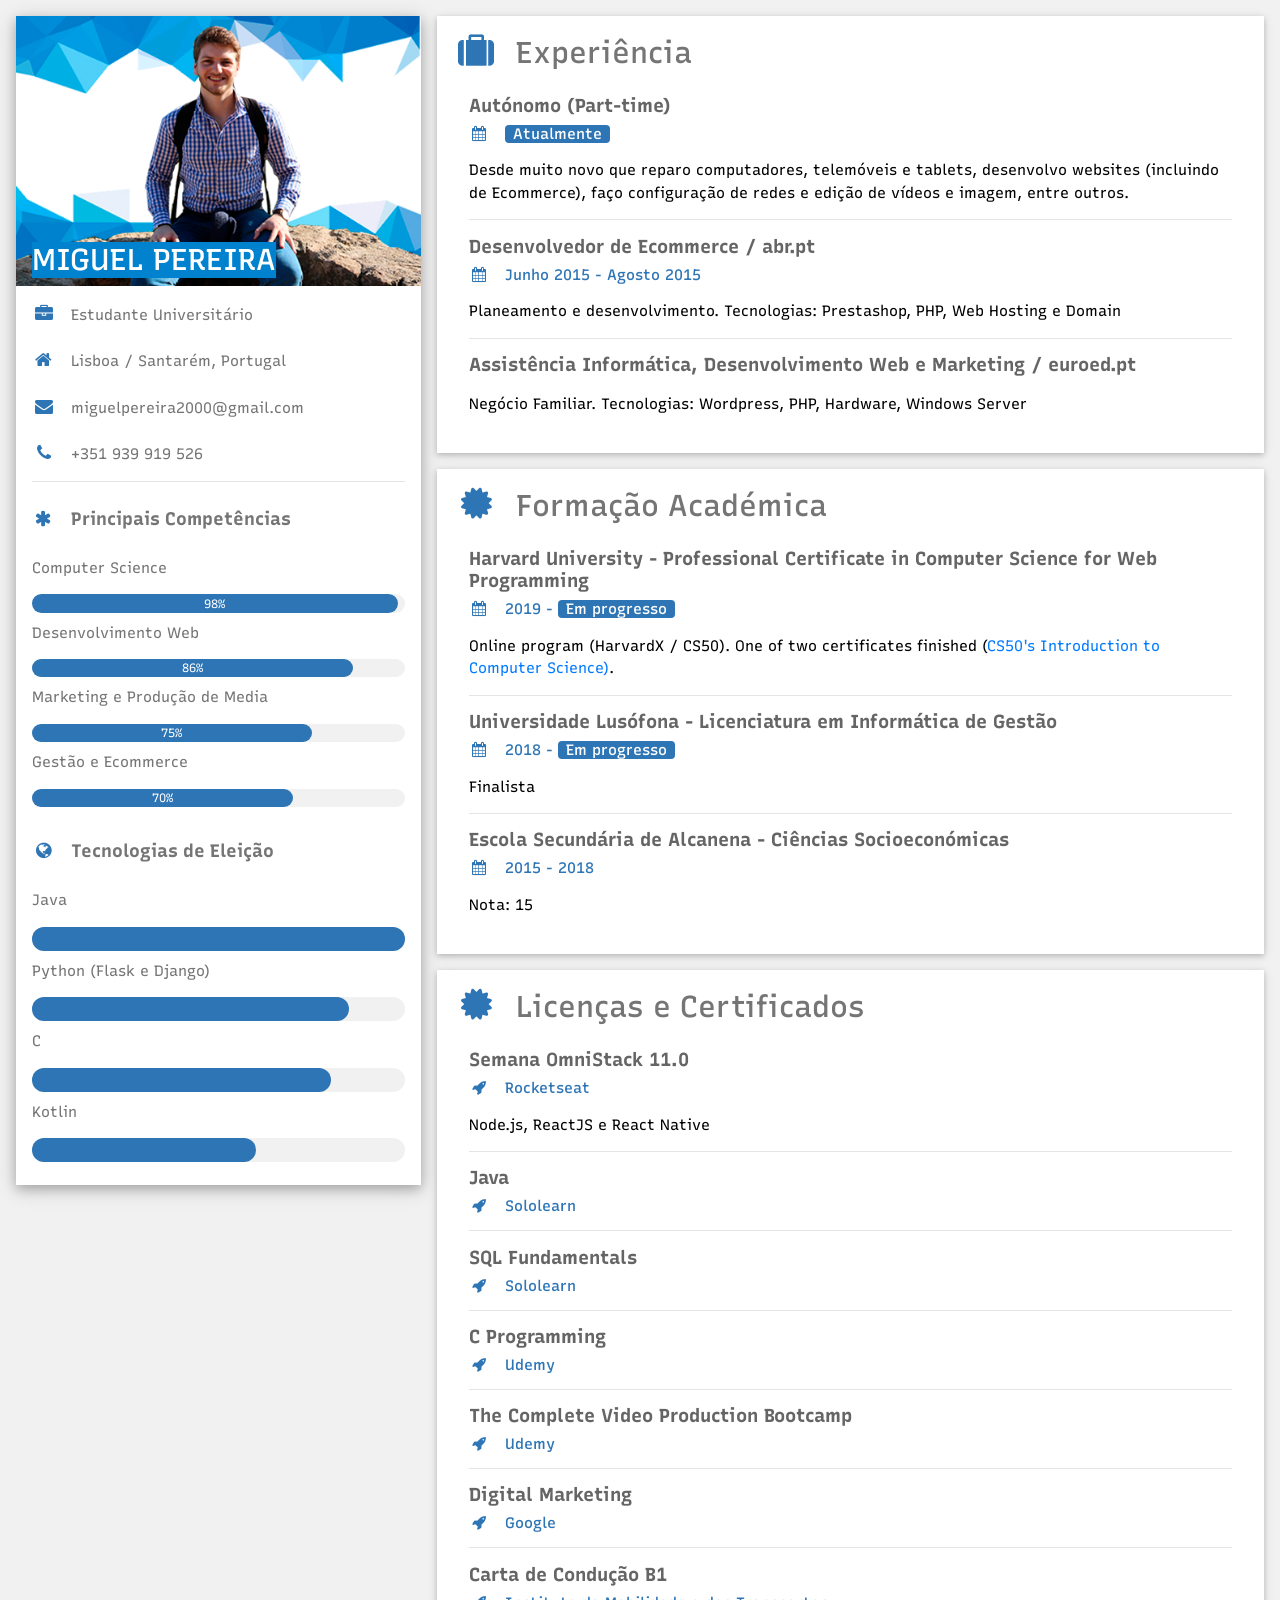
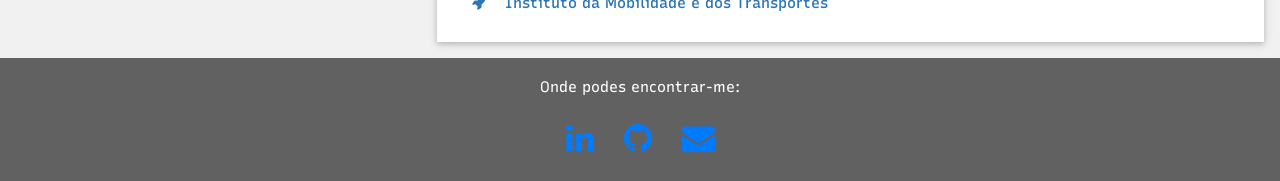
<file: index.html>
<!DOCTYPE html>
<html>
<title>Miguel Pereira - Resume</title>
<meta charset="UTF-8">
<meta name="viewport" content="width=device-width, initial-scale=1">
<link rel="stylesheet" href="style/w3.css">
<link rel="shortcut icon" href="images/favicon.ico">
<link rel='stylesheet' href="https://fonts.googleapis.com/css?family=Recursive">
<link rel="stylesheet" href="https://cdnjs.cloudflare.com/ajax/libs/font-awesome/4.7.0/css/font-awesome.min.css">
<link rel="stylesheet" href="https://maxcdn.bootstrapcdn.com/bootstrap/4.0.0/css/bootstrap.min.css" integrity="sha384-Gn5384xqQ1aoWXA+058RXPxPg6fy4IWvTNh0E263XmFcJlSAwiGgFAW/dAiS6JXm" crossorigin="anonymous">

<style>
    html,
    body,
    h1,
    h2,
    h3,
    h4,
    h5,
    h6 {
        font-family: "Recursive", sans-serif
    }
</style>

<!--Start of Tawk.to Script-->
<script type="text/javascript">
    var Tawk_API = Tawk_API || {},
        Tawk_LoadStart = new Date();
    (function() {
        var s1 = document.createElement("script"),
            s0 = document.getElementsByTagName("script")[0];
        s1.async = true;
        s1.src = 'https://embed.tawk.to/5f1e36ff5e51983a11f5d756/default';
        s1.charset = 'UTF-8';
        s1.setAttribute('crossorigin', '*');
        s0.parentNode.insertBefore(s1, s0);
    })();
</script>
<!--End of Tawk.to Script-->

<body class="w3-light-grey">

    <!-- Page Container -->
    <div class="w3-content w3-margin-top" style="max-width:1400px;">

        <!-- The Grid -->
        <div class="w3-row-padding">

            <!-- Left Column -->
            <div class="w3-third">

                <div class="w3-white w3-text-grey w3-card-4">
                    <div class="w3-display-container">
                        <img src="images/avatar.png" style="width:100%" alt="Avatar">
                        <div class="w3-display-bottomleft w3-container w3-text-white">
                            <h2 style="background-color:#0082CE;">MIGUEL PEREIRA</h2>
                        </div>
                    </div>
                    <div class="w3-container" style="padding-top: 1vh;">
                        <p><i class="fa fa-briefcase fa-fw w3-margin-right w3-large w3-text-blue"></i>Estudante Universitário</p>
                        <p><i class="fa fa-home fa-fw w3-margin-right w3-large w3-text-blue"></i>Lisboa / Santarém, Portugal</p>
                        <p><i class="fa fa-envelope fa-fw w3-margin-right w3-large w3-text-blue"></i>miguelpereira2000@gmail.com</p>
                        <p><i class="fa fa-phone fa-fw w3-margin-right w3-large w3-text-blue"></i>+351 939 919 526</p>
                        <hr>

                        <p class="w3-large"><b><i class="fa fa-asterisk fa-fw w3-margin-right w3-text-blue"></i>Principais
                Competências</b></p>
                        <p>Computer Science</p>
                        <div class="w3-light-grey w3-round-xlarge w3-small">
                            <div class="w3-container w3-center w3-round-xlarge w3-blue" style="width:98%">98%</div>
                        </div>
                        <p>Desenvolvimento Web</p>
                        <div class="w3-light-grey w3-round-xlarge w3-small">
                            <div class="w3-container w3-center w3-round-xlarge w3-blue" style="width:86%">
                                <div class="w3-center w3-text-white">86%</div>
                            </div>
                        </div>
                        <p>Marketing e Produção de Media</p>
                        <div class="w3-light-grey w3-round-xlarge w3-small">
                            <div class="w3-container w3-center w3-round-xlarge w3-blue" style="width:75%">75%</div>
                        </div>
                        <p>Gestão e Ecommerce</p>
                        <div class="w3-light-grey w3-round-xlarge w3-small">
                            <div class="w3-container w3-center w3-round-xlarge w3-blue" style="width:70%">70%</div>
                        </div>
                        <br>

                        <p class="w3-large w3-text-theme"><b><i
                  class="fa fa-globe fa-fw w3-margin-right w3-text-blue"></i>Tecnologias de Eleição</b></p>
                        <p>Java</p>
                        <div class="w3-light-grey w3-round-xlarge">
                            <div class="w3-round-xlarge w3-blue" style="height:24px;width:100%"></div>
                        </div>
                        <p>Python (Flask e Django)</p>
                        <div class="w3-light-grey w3-round-xlarge">
                            <div class="w3-round-xlarge w3-blue" style="height:24px;width:85%"></div>
                        </div>
                        <p>C</p>
                        <div class="w3-light-grey w3-round-xlarge">
                            <div class="w3-round-xlarge w3-blue" style="height:24px;width:80%"></div>
                        </div>
                        <p>Kotlin</p>
                        <div class="w3-light-grey w3-round-xlarge">
                            <div class="w3-round-xlarge w3-blue" style="height:24px;width:60%"></div>
                        </div>
                        <br>
                    </div>
                </div><br>

                <!-- End Left Column -->
            </div>

            <!-- Right Column -->
            <div class="w3-twothird">

                <div class="w3-container w3-card w3-white w3-margin-bottom">
                    <h2 class="w3-text-grey w3-padding-16"><i class="fa fa-suitcase fa-fw w3-margin-right w3-xxlarge w3-text-blue"></i>Experiência</h2>
                    <div class="w3-container">
                        <h5 class="w3-opacity"><b>Autónomo (Part-time)</b></h5>
                        <h6 class="w3-text-blue"><i class="fa fa-calendar fa-fw w3-margin-right"></i><span class="w3-tag w3-blue w3-round">Atualmente</span></h6>
                        <p>Desde muito novo que reparo computadores, telemóveis e tablets, desenvolvo websites (incluindo de Ecommerce), faço configuração de redes e edição de vídeos e imagem, entre outros.</p>
                        <hr>
                    </div>
                    <div class="w3-container">
                        <h5 class="w3-opacity"><b>Desenvolvedor de Ecommerce / abr.pt</b></h5>
                        <h6 class="w3-text-blue"><i class="fa fa-calendar fa-fw w3-margin-right"></i>Junho 2015 - Agosto 2015</h6>
                        <p>Planeamento e desenvolvimento. Tecnologias: Prestashop, PHP, Web Hosting e Domain</p>
                        <hr>
                    </div>
                    <div class="w3-container">
                        <h5 class="w3-opacity"><b>Assistência Informática, Desenvolvimento Web e Marketing / euroed.pt</b></h5>
                        <p>Negócio Familiar. Tecnologias: Wordpress, PHP, Hardware, Windows Server</p><br>
                    </div>
                </div>


                <div class="w3-container w3-card w3-white w3-margin-bottom">
                    <h2 class="w3-text-grey w3-padding-16"><i class="fa fa-certificate fa-fw w3-margin-right w3-xxlarge w3-text-blue"></i>Formação Académica</h2>
                    <div class="w3-container">
                        <h5 class="w3-opacity"><b>Harvard University - Professional Certificate in Computer Science for Web
                Programming</b></h5>
                        <h6 class="w3-text-blue"><i class="fa fa-calendar fa-fw w3-margin-right"></i>2019 - <span class="w3-tag w3-blue w3-round">Em progresso</span></h6>
                        <p>Online program (HarvardX / CS50). One of two certificates finished (<a href="https://courses.edx.org/certificates/56d81c451d5040b7b2cdbc922885973f">CS50's Introduction to Computer Science)</a>.</p>
                        <hr>
                    </div>
                    <div class="w3-container">
                        <h5 class="w3-opacity"><b>Universidade Lusófona - Licenciatura em Informática de Gestão</b></h5>
                        <h6 class="w3-text-blue"><i class="fa fa-calendar fa-fw w3-margin-right"></i>2018 - <span class="w3-tag w3-blue w3-round">Em progresso</span></h6>
                        <p>Finalista</p>
                        <hr>
                    </div>
                    <div class="w3-container">
                        <h5 class="w3-opacity"><b>Escola Secundária de Alcanena - Ciências Socioeconómicas</b></h5>
                        <h6 class="w3-text-blue"><i class="fa fa-calendar fa-fw w3-margin-right"></i>2015 - 2018</h6>
                        <p>Nota: 15</p><br>
                    </div>
                </div>
                <div class="w3-container w3-card w3-white">
                    <h2 class="w3-text-grey w3-padding-16"><i class="fa fa-certificate fa-fw w3-margin-right w3-xxlarge w3-text-blue"></i>Licenças e Certificados</h2>
                    <div class="w3-container">
                        <h5 class="w3-opacity"><b>Semana OmniStack 11.0</b></h5>
                        <h6 class="w3-text-blue"><i class="fa fa-rocket fa-fw w3-margin-right"></i>Rocketseat</h6>
                        <p>Node.js, ReactJS e React Native</p>
                        <hr>
                    </div>
                    <div class="w3-container">

                        <h5 class="w3-opacity"><b>Java</b></h5>
                        <h6 class="w3-text-blue"><i class="fa fa-rocket fa-fw w3-margin-right"></i>Sololearn</h6>
                        <hr>

                    </div>
                    <div class="w3-container">

                        <h5 class="w3-opacity"><b>SQL Fundamentals</b></h5>
                        <h6 class="w3-text-blue"><i class="fa fa-rocket fa-fw w3-margin-right"></i>Sololearn</h6>
                        <hr>

                    </div>
                    <div class="w3-container">

                        <h5 class="w3-opacity"><b>C Programming</b></h5>
                        <h6 class="w3-text-blue"><i class="fa fa-rocket fa-fw w3-margin-right"></i>Udemy</h6>
                        <hr>

                    </div>
                    <div class="w3-container">

                        <h5 class="w3-opacity"><b>The Complete Video Production Bootcamp</b></h5>
                        <h6 class="w3-text-blue"><i class="fa fa-rocket fa-fw w3-margin-right"></i>Udemy</h6>
                        <hr>

                    </div>
                    <div class="w3-container">

                        <h5 class="w3-opacity"><b>Digital Marketing</b></h5>
                        <h6 class="w3-text-blue"><i class="fa fa-rocket fa-fw w3-margin-right"></i>Google</h6>
                        <hr>

                    </div>
                    <div class="w3-container">

                        <h5 class="w3-opacity"><b>Carta de Condução B1</b></h5>
                        <h6 class="w3-text-blue"><i class="fa fa-rocket fa-fw w3-margin-right"></i>Instituto da Mobilidade e dos Transportes
                        </h6><br>

                    </div>
                </div>
            </div>
            <!-- End Right Column -->
        </div>
        <!-- End Grid -->
    </div>

    <!-- End Page Container -->
    </div>

    <footer class="w3-container w3-dark-grey w3-center w3-margin-top" style="padding-top: 1vh; padding-bottom: 2vh;">
        <p>Onde podes encontrar-me:</p>
        <a href="https://www.linkedin.com/in/miguelduartepereira/" style="font-size: 2.2rem; margin: 10px;">
            <i class="fa fa-linkedin w3-hover-opacity"></i>
        </a>
        <a href="https://github.com/midupe" style="font-size: 2.2rem; margin: 10px;">
            <i class="fa fa-github w3-hover-opacity"></i>
        </a>
        <a href="mailto:miguelpereira2000@gmail.com?subject=Estou%20a%20ver%20o%20teu%20site!!%20:)" style="font-size: 2.2rem; margin: 10px;">
            <i class="fa fa-envelope w3-hover-opacity"></i>
        </a>
    </footer>

</body>

</html>
</file>
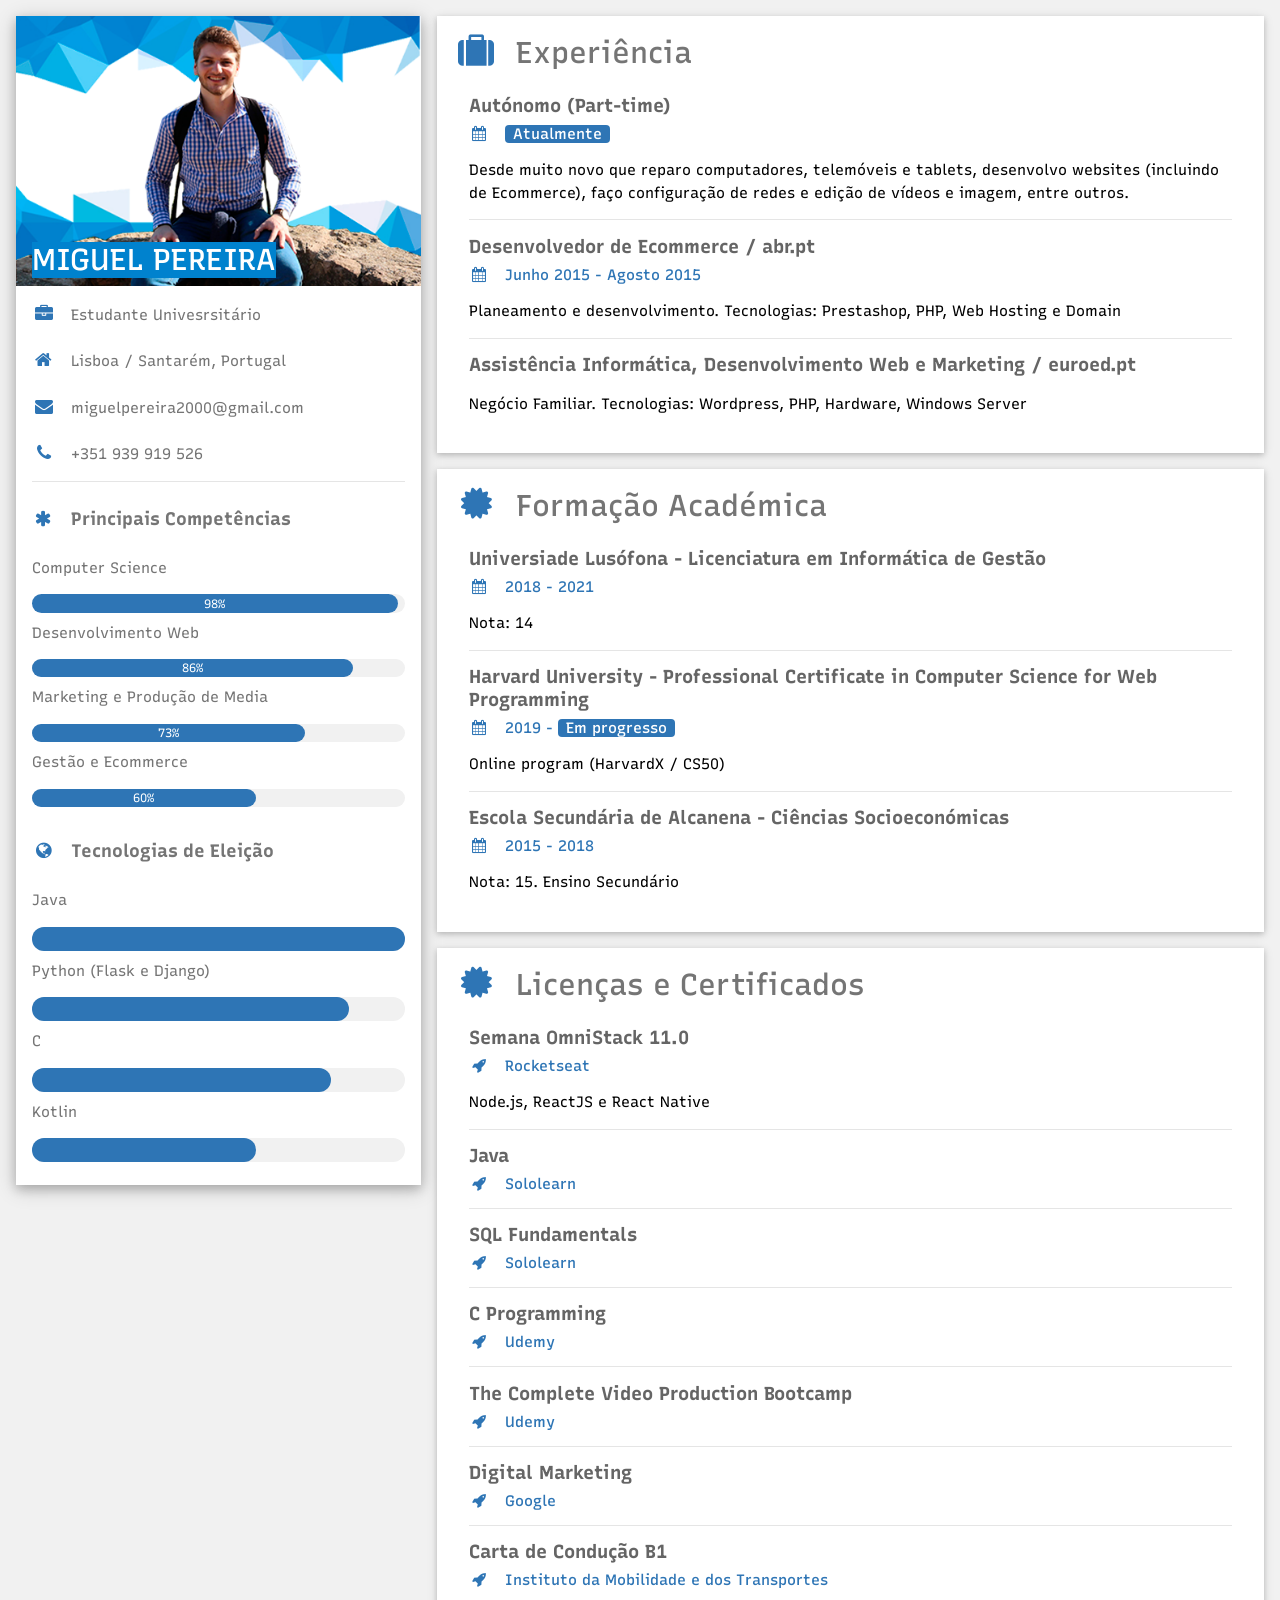
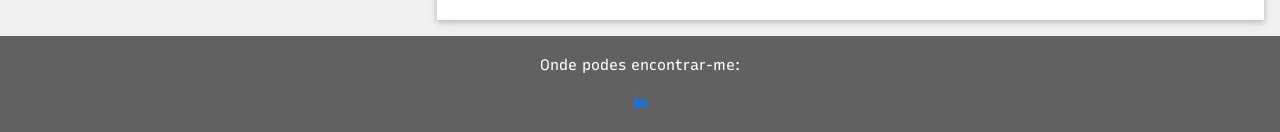
<file: cv.html>
<!DOCTYPE html>
<html>
<title>Miguel Pereira - Resume</title>
<meta charset="UTF-8">
<meta name="viewport" content="width=device-width, initial-scale=1">
<link rel="stylesheet" href="style/w3.css">
<link rel="shortcut icon" href="images/favicon.ico">
<link rel='stylesheet' href="https://fonts.googleapis.com/css?family=Recursive">
<link rel="stylesheet" href="https://cdnjs.cloudflare.com/ajax/libs/font-awesome/4.7.0/css/font-awesome.min.css">
<link rel="stylesheet" href="https://maxcdn.bootstrapcdn.com/bootstrap/4.0.0/css/bootstrap.min.css"
  integrity="sha384-Gn5384xqQ1aoWXA+058RXPxPg6fy4IWvTNh0E263XmFcJlSAwiGgFAW/dAiS6JXm" crossorigin="anonymous">

<style>
  html,
  body,
  h1,
  h2,
  h3,
  h4,
  h5,
  h6 {
    font-family: "Recursive", sans-serif
  }
</style>

<body class="w3-light-grey">

  <!-- Page Container -->
  <div class="w3-content w3-margin-top" style="max-width:1400px;">

    <!-- The Grid -->
    <div class="w3-row-padding">

      <!-- Left Column -->
      <div class="w3-third">

        <div class="w3-white w3-text-grey w3-card-4">
          <div class="w3-display-container">
            <img src="images/avatar.png" style="width:100%" alt="Avatar">
            <div class="w3-display-bottomleft w3-container w3-text-white">
              <h2 style="background-color:#0082CE;">MIGUEL PEREIRA</h2>
            </div>
          </div>
          <div class="w3-container" style="padding-top: 1vh;">
            <p><i class="fa fa-briefcase fa-fw w3-margin-right w3-large w3-text-blue"></i>Estudante Univesrsitário</p>
            <p><i class="fa fa-home fa-fw w3-margin-right w3-large w3-text-blue"></i>Lisboa / Santarém, Portugal</p>
            <p><i class="fa fa-envelope fa-fw w3-margin-right w3-large w3-text-blue"></i>miguelpereira2000@gmail.com</p>
            <p><i class="fa fa-phone fa-fw w3-margin-right w3-large w3-text-blue"></i>+351 939 919 526</p>
            <hr>

            <p class="w3-large"><b><i class="fa fa-asterisk fa-fw w3-margin-right w3-text-blue"></i>Principais
                Competências</b></p>
            <p>Computer Science</p>
            <div class="w3-light-grey w3-round-xlarge w3-small">
              <div class="w3-container w3-center w3-round-xlarge w3-blue" style="width:98%">98%</div>
            </div>
            <p>Desenvolvimento Web</p>
            <div class="w3-light-grey w3-round-xlarge w3-small">
              <div class="w3-container w3-center w3-round-xlarge w3-blue" style="width:86%">
                <div class="w3-center w3-text-white">86%</div>
              </div>
            </div>
            <p>Marketing e Produção de Media</p>
            <div class="w3-light-grey w3-round-xlarge w3-small">
              <div class="w3-container w3-center w3-round-xlarge w3-blue" style="width:73%">73%</div>
            </div>
            <p>Gestão e Ecommerce</p>
            <div class="w3-light-grey w3-round-xlarge w3-small">
              <div class="w3-container w3-center w3-round-xlarge w3-blue" style="width:60%">60%</div>
            </div>
            <br>

            <p class="w3-large w3-text-theme"><b><i
                  class="fa fa-globe fa-fw w3-margin-right w3-text-blue"></i>Tecnologias de Eleição</b></p>
            <p>Java</p>
            <div class="w3-light-grey w3-round-xlarge">
              <div class="w3-round-xlarge w3-blue" style="height:24px;width:100%"></div>
            </div>
            <p>Python (Flask e Django)</p>
            <div class="w3-light-grey w3-round-xlarge">
              <div class="w3-round-xlarge w3-blue" style="height:24px;width:85%"></div>
            </div>
            <p>C</p>
            <div class="w3-light-grey w3-round-xlarge">
              <div class="w3-round-xlarge w3-blue" style="height:24px;width:80%"></div>
            </div>
            <p>Kotlin</p>
            <div class="w3-light-grey w3-round-xlarge">
              <div class="w3-round-xlarge w3-blue" style="height:24px;width:60%"></div>
            </div>
            <br>
          </div>
        </div><br>

        <!-- End Left Column -->
      </div>

      <!-- Right Column -->
      <div class="w3-twothird">

        <div class="w3-container w3-card w3-white w3-margin-bottom">
          <h2 class="w3-text-grey w3-padding-16"><i
              class="fa fa-suitcase fa-fw w3-margin-right w3-xxlarge w3-text-blue"></i>Experiência</h2>
          <div class="w3-container">
            <h5 class="w3-opacity"><b>Autónomo (Part-time)</b></h5>
            <h6 class="w3-text-blue"><i class="fa fa-calendar fa-fw w3-margin-right"></i><span
                class="w3-tag w3-blue w3-round">Atualmente</span></h6>
            <p>Desde muito novo que reparo computadores, telemóveis e tablets, desenvolvo websites (incluindo de
              Ecommerce), faço configuração de redes e edição de vídeos e imagem, entre outros.</p>
            <hr>
          </div>
          <div class="w3-container">
            <h5 class="w3-opacity"><b>Desenvolvedor de Ecommerce / abr.pt</b></h5>
            <h6 class="w3-text-blue"><i class="fa fa-calendar fa-fw w3-margin-right"></i>Junho 2015 - Agosto 2015</h6>
            <p>Planeamento e desenvolvimento. Tecnologias: Prestashop, PHP, Web Hosting e Domain</p>
            <hr>
          </div>
          <div class="w3-container">
            <h5 class="w3-opacity"><b>Assistência Informática, Desenvolvimento Web e Marketing / euroed.pt</b></h5>
            <p>Negócio Familiar. Tecnologias: Wordpress, PHP, Hardware, Windows Server</p><br>
          </div>
        </div>

        <div class="w3-container w3-card w3-white w3-margin-bottom">
          <h2 class="w3-text-grey w3-padding-16"><i
              class="fa fa-certificate fa-fw w3-margin-right w3-xxlarge w3-text-blue"></i>Formação Académica</h2>
          <div class="w3-container">
            <h5 class="w3-opacity"><b>Universiade Lusófona - Licenciatura em Informática de Gestão</b></h5>
            <h6 class="w3-text-blue"><i class="fa fa-calendar fa-fw w3-margin-right"></i>2018 - 2021</h6>
            <p>Nota: 14</p>
            <hr>
          </div>
          <div class="w3-container">
            <h5 class="w3-opacity"><b>Harvard University - Professional Certificate in Computer Science for Web
                Programming</b></h5>
            <h6 class="w3-text-blue"><i class="fa fa-calendar fa-fw w3-margin-right"></i>2019 - <span
                class="w3-tag w3-blue w3-round">Em progresso</span></h6>
            <p>Online program (HarvardX / CS50)</p>
            <hr>
          </div>
          <div class="w3-container">
            <h5 class="w3-opacity"><b>Escola Secundária de Alcanena - Ciências Socioeconómicas</b></h5>
            <h6 class="w3-text-blue"><i class="fa fa-calendar fa-fw w3-margin-right"></i>2015 - 2018</h6>
            <p>Nota: 15. Ensino Secundário</p><br>
          </div>
        </div>
          <div class="w3-container w3-card w3-white">
            <h2 class="w3-text-grey w3-padding-16"><i
                class="fa fa-certificate fa-fw w3-margin-right w3-xxlarge w3-text-blue"></i>Licenças e Certificados</h2>
            <div class="w3-container">
              <h5 class="w3-opacity"><b>Semana OmniStack 11.0</b></h5>
              <h6 class="w3-text-blue"><i class="fa fa-rocket fa-fw w3-margin-right"></i>Rocketseat</h6>
              <p>Node.js, ReactJS e React Native</p>
              <hr>
            </div>
            <div class="w3-container">

              <h5 class="w3-opacity"><b>Java</b></h5>
              <h6 class="w3-text-blue"><i class="fa fa-rocket fa-fw w3-margin-right"></i>Sololearn</h6>
              <hr>

            </div>
            <div class="w3-container">

              <h5 class="w3-opacity"><b>SQL Fundamentals</b></h5>
              <h6 class="w3-text-blue"><i class="fa fa-rocket fa-fw w3-margin-right"></i>Sololearn</h6>
              <hr>

            </div>
            <div class="w3-container">

              <h5 class="w3-opacity"><b>C Programming</b></h5>
              <h6 class="w3-text-blue"><i class="fa fa-rocket fa-fw w3-margin-right"></i>Udemy</h6>
              <hr>

            </div>
            <div class="w3-container">

              <h5 class="w3-opacity"><b>The Complete Video Production Bootcamp</b></h5>
              <h6 class="w3-text-blue"><i class="fa fa-rocket fa-fw w3-margin-right"></i>Udemy</h6>
              <hr>

            </div>
            <div class="w3-container">

              <h5 class="w3-opacity"><b>Digital Marketing</b></h5>
              <h6 class="w3-text-blue"><i class="fa fa-rocket fa-fw w3-margin-right"></i>Google</h6>
              <hr>

            </div>
            <div class="w3-container">

              <h5 class="w3-opacity"><b>Carta de Condução B1</b></h5>
              <h6 class="w3-text-blue"><i class="fa fa-rocket fa-fw w3-margin-right"></i>Instituto da
                Mobilidade e dos
                Transportes</h6><br>

            </div>
          </div>
        </div>
        <!-- End Right Column -->
      </div>
      <!-- End Grid -->
    </div>

    <!-- End Page Container -->
  </div>

  <footer class="w3-container w3-dark-grey w3-center w3-margin-top" style="padding-top: 1vh; padding-bottom: 2vh;">
    <p>Onde podes encontrar-me:</p>
    <a href="https://www.linkedin.com/in/miguelduartepereira/">
      <i class="fa fa-linkedin w3-hover-opacity"></i>
    </a>
  </footer>

</body>

</html>
</file>
